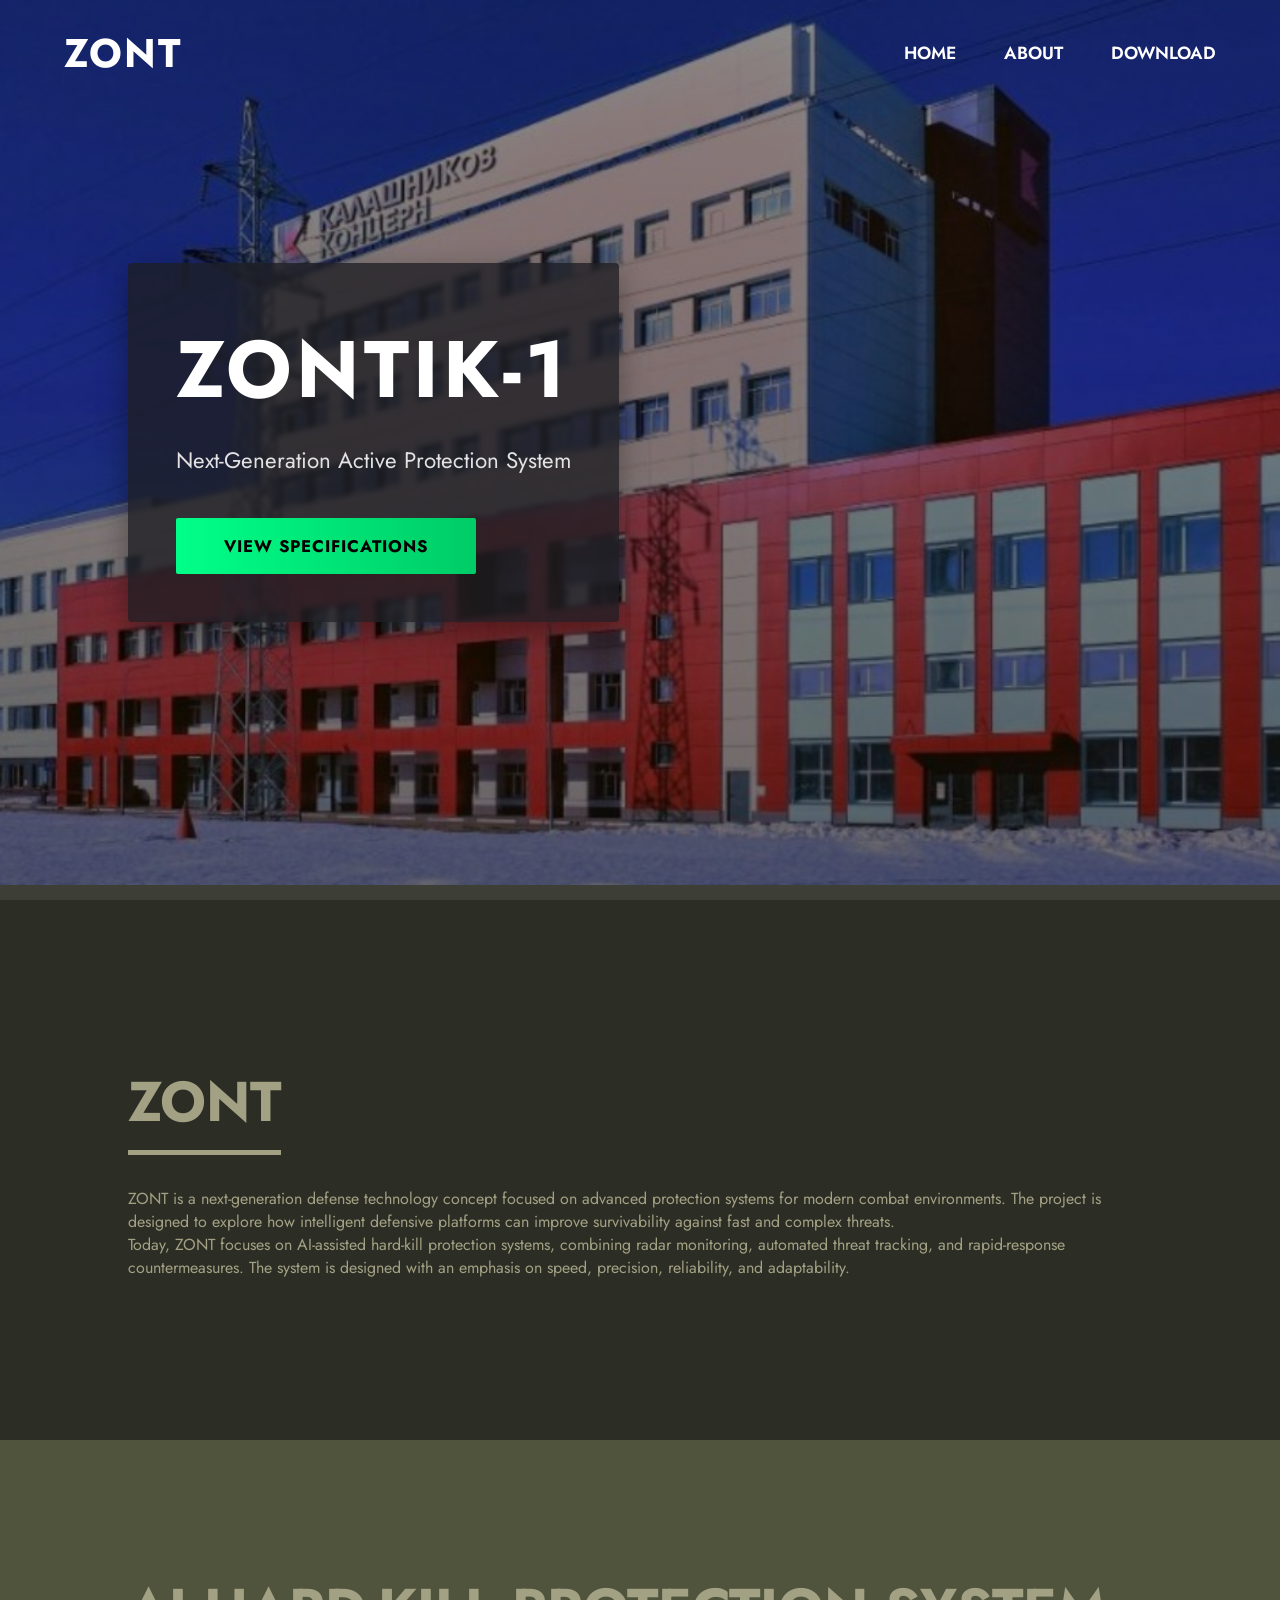
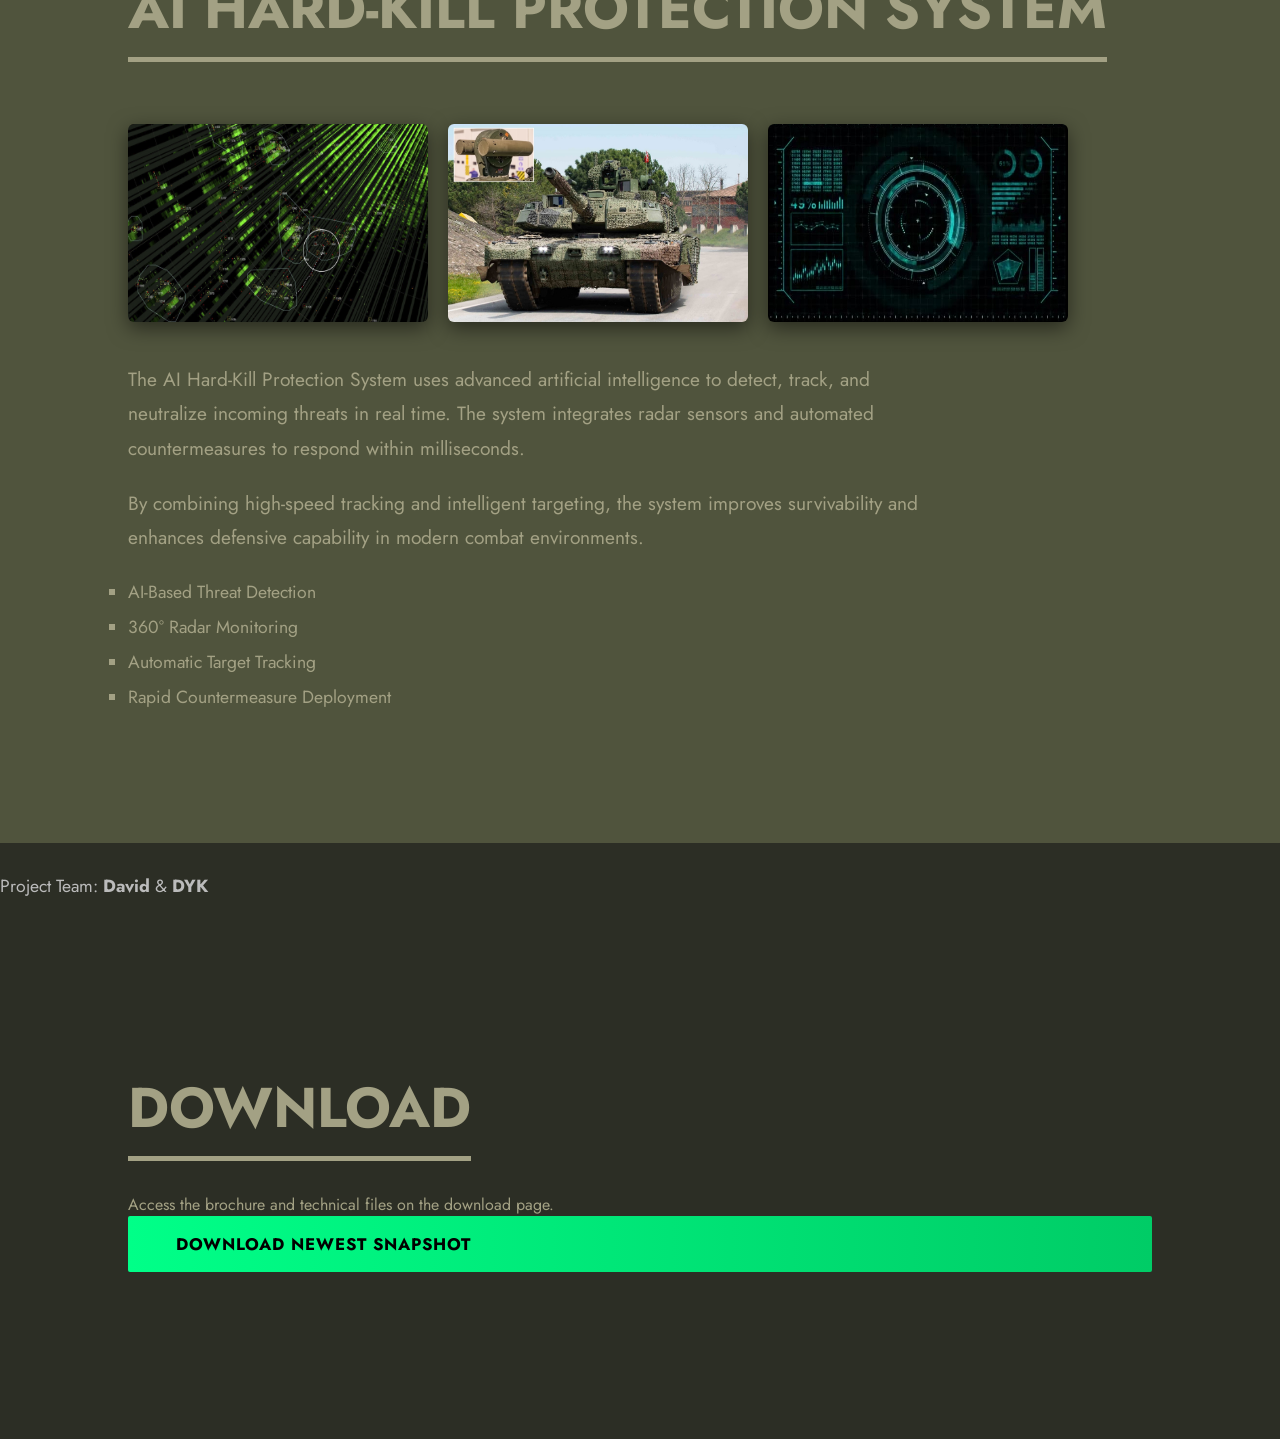
<file: index.html>
<!DOCTYPE html>
<html lang="en">
<head>
    <meta charset="UTF-8">
    <meta name="viewport" content="width=device-width, initial-scale=1.0">
    <title>ZONT | ZONTIK-1</title>
    <link href="https://fonts.googleapis.com/css2?family=Jost:wght@400;600;700&display=swap" rel="stylesheet">
    <link rel="stylesheet" href="style.css">
</head>
<body>
    <nav id="navbar">
        <div class="logo">ZONT</div>
        <ul class="nav-links">
            <li><a href="#home">Home</a></li>
            <li><a href="#about">About</a></li>
            <li><a href="/download.html">Download</a></li>
        </ul>
    </nav>

    <header id="home" class="hero">
        <div class="hero-content">
            <h1>ZONTIK-1</h1>
            <p>Next-Generation Active Protection System</p>
            <a href="#about" class="btn">View Specifications</a>
        </div>
    </header>

    <section id="company">
  
  <h2 class="section-title">ZONT</h2>

<p>
    ZONT is a next-generation defense technology concept focused on advanced protection systems for modern combat environments.
    The project is designed to explore how intelligent defensive platforms can improve survivability against fast and complex threats.
</p>

<p>
    Today, ZONT focuses on AI-assisted hard-kill protection systems, combining radar monitoring, automated threat tracking,
    and rapid-response countermeasures. The system is designed with an emphasis on speed, precision, reliability, and adaptability.
</p>
</section>

    <section id="ai-system">

<h2 class="section-title">AI Hard-Kill Protection System</h2>

<div class="ai-container">

<img src="radar-ui.jpg"
     alt="AI Radar Tracking System"
     class="ai-image">

<img src="tank-system.jpg"
     alt="Hard-Kill Defense Vehicle"
     class="ai-image">

<img src="ai-target.jpg"
     alt="AI Targeting Interface"
     class="ai-image">

</div>

<div class="ai-text">

<p>
The AI Hard-Kill Protection System uses advanced artificial intelligence
to detect, track, and neutralize incoming threats in real time.
The system integrates radar sensors and automated countermeasures
to respond within milliseconds.
</p>

<p>
By combining high-speed tracking and intelligent targeting,
the system improves survivability and enhances defensive capability
in modern combat environments.
</p>

<ul>
<li>AI-Based Threat Detection</li>
<li>360° Radar Monitoring</li>
<li>Automatic Target Tracking</li>
<li>Rapid Countermeasure Deployment</li>
</ul>

</div>

</section>
  
    <p style="margin-top:30px; font-size:1.1rem; color:#bbb;">
    Project Team: <strong>David</strong> & <strong>DYK</strong>
</p>



  <section id="downloads-preview">

    <h2 class="section-title">Download</h2>

    <p>Access the brochure and technical files on the download page.</p>

    <a href="/download.html" class="btn download-btn">
        Download newest snapshot
    </a>

</section>

<script src="script.js"></script>

</body>
</html>
</file>
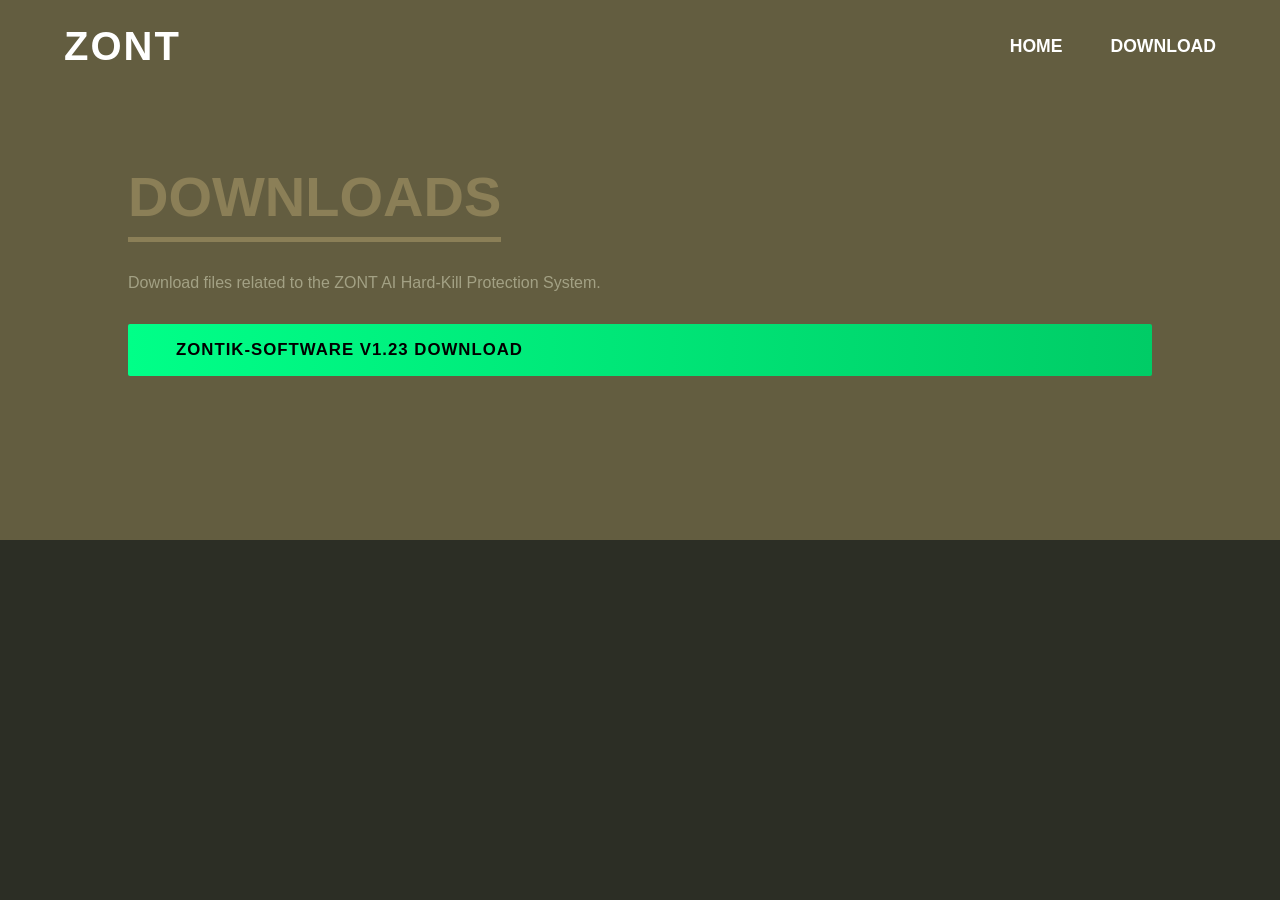
<file: download.html>
<!DOCTYPE html>
<html lang="en">
<head>
<meta charset="UTF-8">
<meta name="viewport" content="width=device-width, initial-scale=1.0">

<title>ZONT Downloads</title>

<link rel="stylesheet" href="style.css">

</head>

<body>

<nav id="navbar">

<div class="logo">ZONT</div>

<ul class="nav-links">
<li><a href="index.html">Home</a></li>
<li><a href="download.html">Download</a></li>
</ul>

</nav>

<section id="download">

<h2 class="section-title">Downloads</h2>

<p>
Download files related to the ZONT AI Hard-Kill Protection System.
</p>

<a href="#" class="btn">
ZONTIK-Software v1.23 download
</a>

</section>

</body>
</html>
</file>
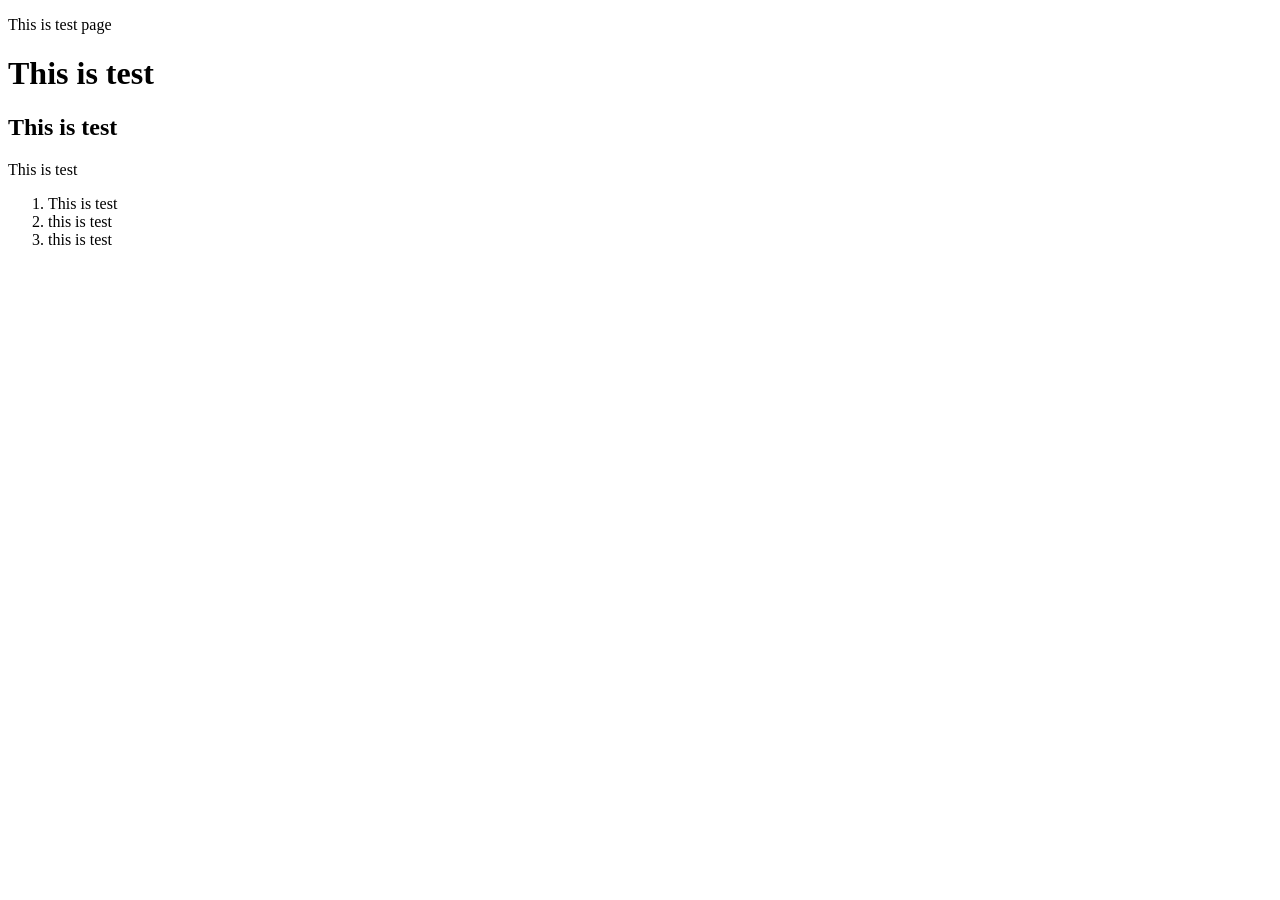
<file: test.html>
<!DOCTYPE html>
<html lang="ko">
<head>
    <meta charset="UTF-8">
    <title>This is test</title> <!-- 브라우저 탭에 나타나는 제목 -->
</head>
<body>
    <p>This is test page</p> <!-- head에 있던 텍스트를 body로 이동 -->
    
    <h1>This is test</h1>
    <h2>This is test</h2>
    <p>This is test</p>
    
    <ol>
        <li>This is test</li>
        <li>this is test</li>
        <li>this is test</li>
    </ol>
</body>
</html>
</file>
<file: style.css>
:root {
    --color-1: #2C2E25;
    --color-2: #50543D;
    --color-3: #635D40;
    --color-4: #8B7F57;
    --color-5: #A3A184;
}

* {
    margin: 0;
    padding: 0;
    box-sizing: border-box;
}

body, html {
    font-family: 'Jost', sans-serif;
    background-color: var(--color-1);
    color: var(--color-5);
    scroll-behavior: smooth;
}

#navbar {
    display: flex;
    justify-content: space-between;
    align-items: center;
    padding: 1.5rem 4rem;
    background-color: transparent;
    position: fixed;
    width: 100%;
    top: 0;
    z-index: 1000;
    transition: background-color 0.3s ease, border-bottom 0.3s ease;
}

.logo {
    font-size: 2.5rem;
    font-weight: 700;
    color: #ffffff;
    text-transform: uppercase;
    letter-spacing: 2px;
}

.nav-links {
    list-style: none;
    display: flex;
    gap: 3rem;
}

.nav-links a {
    color: #ffffff;
    text-decoration: none;
    font-size: 1.1rem;
    font-weight: 600;
    text-transform: uppercase;
    transition: color 0.3s;
}

.nav-links a:hover {
    color: #d0d0d0;
}

.hero {
    height: 100vh;
    display: flex;
    align-items: center;
    padding: 0 10%;
    background:
        linear-gradient(rgba(0, 0, 0, 0.45), rgba(0, 0, 0, 0.55)),
        url("Screenshot_25-3-2026_193230_www.bing.com.jpeg");
    background-size: cover;
    background-position: center;
    background-repeat: no-repeat;
    border-bottom: 15px solid rgba(255, 255, 255, 0.08);
}

.hero-content {
    background: rgba(30, 30, 35, 0.78);
    padding: 3rem;
    max-width: 650px;
    border-radius: 4px;
    backdrop-filter: blur(2px);
    box-shadow: 0 10px 30px rgba(0, 0, 0, 0.35);
}

.hero-content h1 {
    font-size: 5rem;
    font-weight: 700;
    color: #ffffff;
    margin-bottom: 1rem;
    letter-spacing: 4px;
}

.hero-content p {
    font-size: 1.4rem;
    color: #e3e3e3;
    margin-bottom: 2.5rem;
    font-weight: 400;
    line-height: 1.6;
}

.btn {
    display: inline-block;
    padding: 1rem 3rem;
    background-color: #b30000;
    color: #ffffff;
    text-decoration: none;
    font-size: 1.05rem;
    font-weight: 700;
    text-transform: uppercase;
    border-radius: 2px;
    transition: background-color 0.3s, transform 0.2s;
}

.btn:hover {
    background-color: #d10000;
    transform: translateY(-2px);
}

section {
    padding: 8rem 10%;
    min-height: 60vh;
    display: flex;
    flex-direction: column;
    justify-content: center;
}

.section-title {
    font-size: 3.5rem;
    margin-bottom: 2rem;
    text-transform: uppercase;
    border-bottom: 5px solid;
    display: inline-block;
    padding-bottom: 0.5rem;
    align-self: flex-start;
}

#about {
    background-color: var(--color-2);
    color: var(--color-1);
}

#about .section-title {
    color: var(--color-1);
    border-color: var(--color-3);
}

#about p {
    font-size: 1.2rem;
    line-height: 1.8;
    max-width: 800px;
}

#download {
    background-color: var(--color-3);
    color: var(--color-5);
}

#download .section-title {
    color: var(--color-4);
    border-color: var(--color-4);
}

#download p {
    margin-bottom: 2rem;
}

.download-btn {
    background-color: var(--color-1);
    color: var(--color-5);
}

@media (max-width: 768px) {
    #navbar {
        padding: 1rem 1.5rem;
    }

    .logo {
        font-size: 1.6rem;
    }

    .nav-links {
        gap: 1.2rem;
    }

    .nav-links a {
        font-size: 0.9rem;
    }

    .hero {
        padding: 0 5%;
    }

    .hero-content {
        padding: 2rem;
        max-width: 100%;
    }

    .hero-content h1 {
        font-size: 3rem;
    }

    .hero-content p {
        font-size: 1.1rem;
    }

    .section-title {
        font-size: 2.4rem;
    }
}
#ai-system {
    background-color: var(--color-2);
}

.ai-container {
    display: flex;
    flex-wrap: wrap;
    gap: 20px;
    margin-top: 30px;
}

.ai-image {
    width: 100%;
    max-width: 300px;
    border-radius: 6px;
}

.ai-text {
    margin-top: 40px;
    max-width: 800px;
}

.ai-text p {
    font-size: 1.2rem;
    line-height: 1.8;
    margin-bottom: 20px;
}

.ai-text ul {
    list-style-type: square;
    line-height: 2;
    font-size: 1.1rem;
}
img {
    border-radius: 6px;
    box-shadow: 0 6px 20px rgba(0,0,0,0.5);
}
.btn {
    background: linear-gradient(90deg, #00ff88, #00cc66);
    color: black;
    font-weight: bold;
    letter-spacing: 1px;
}
</file>
